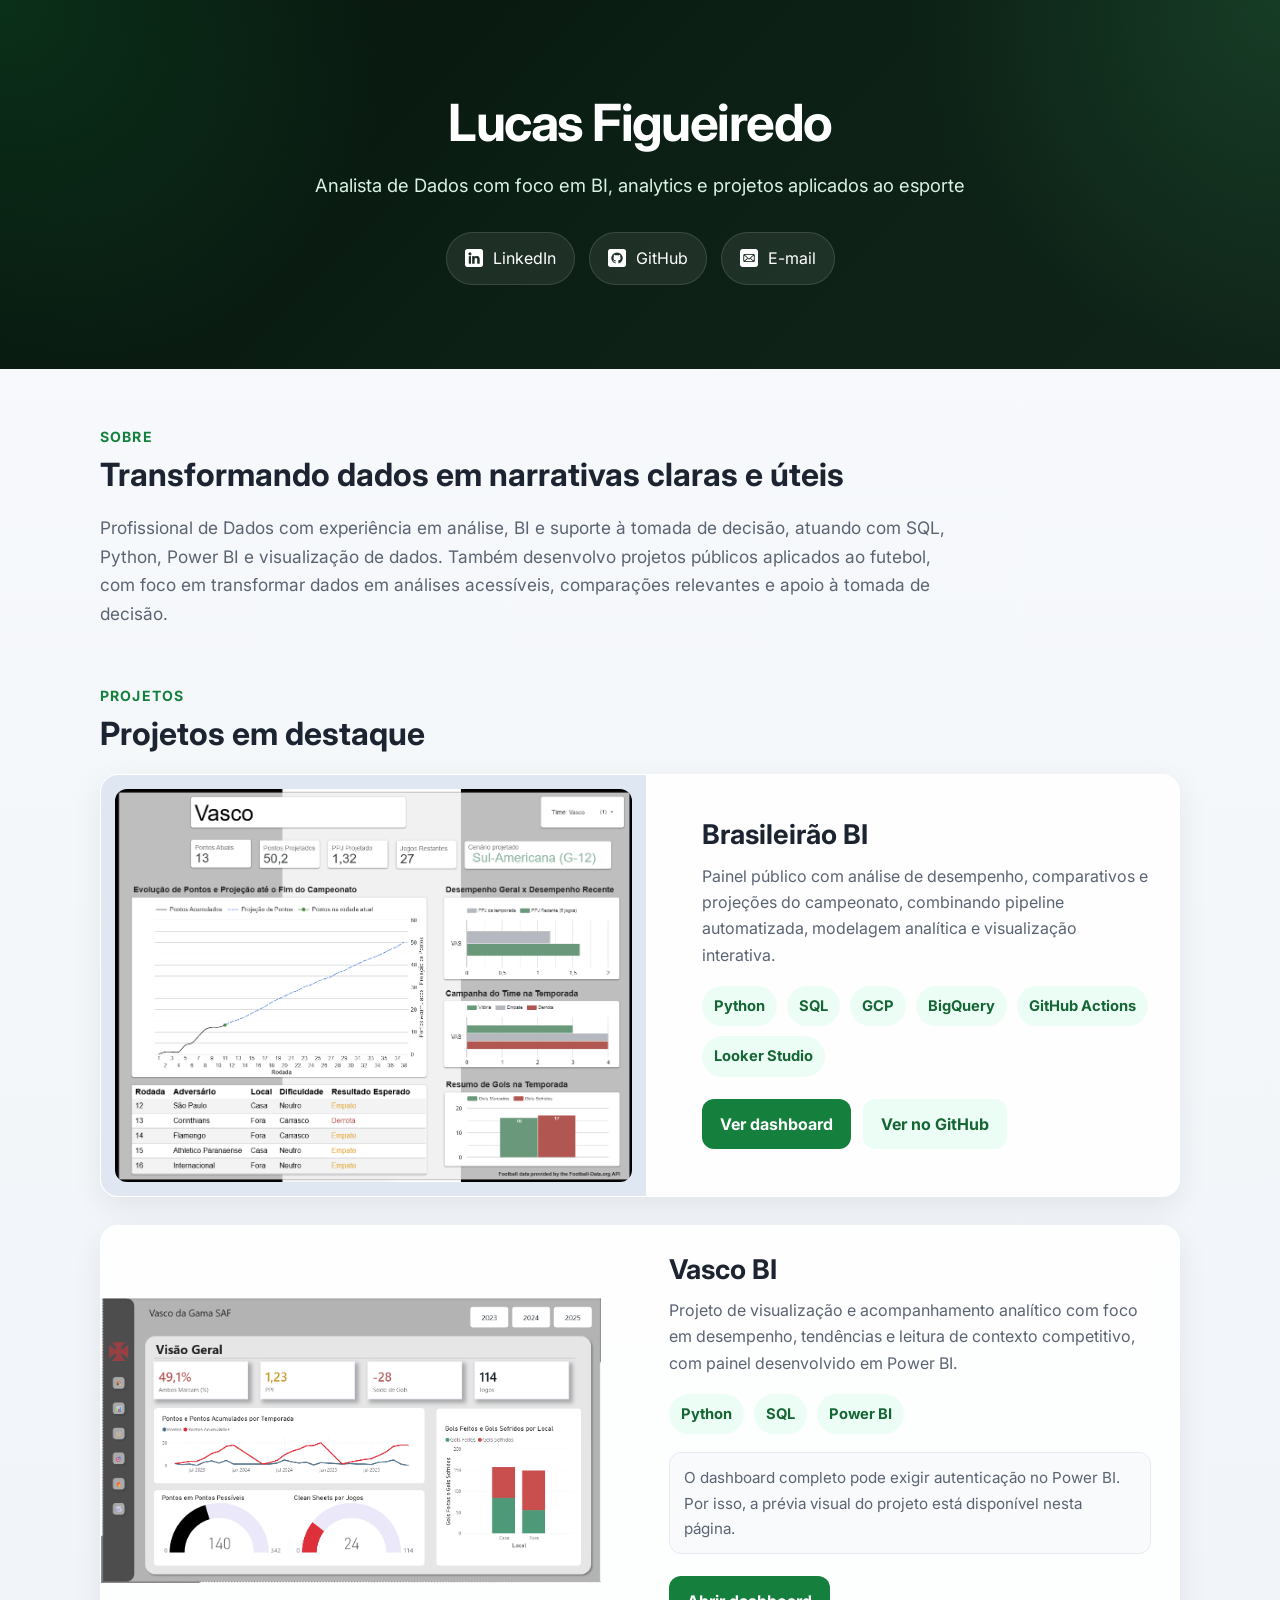
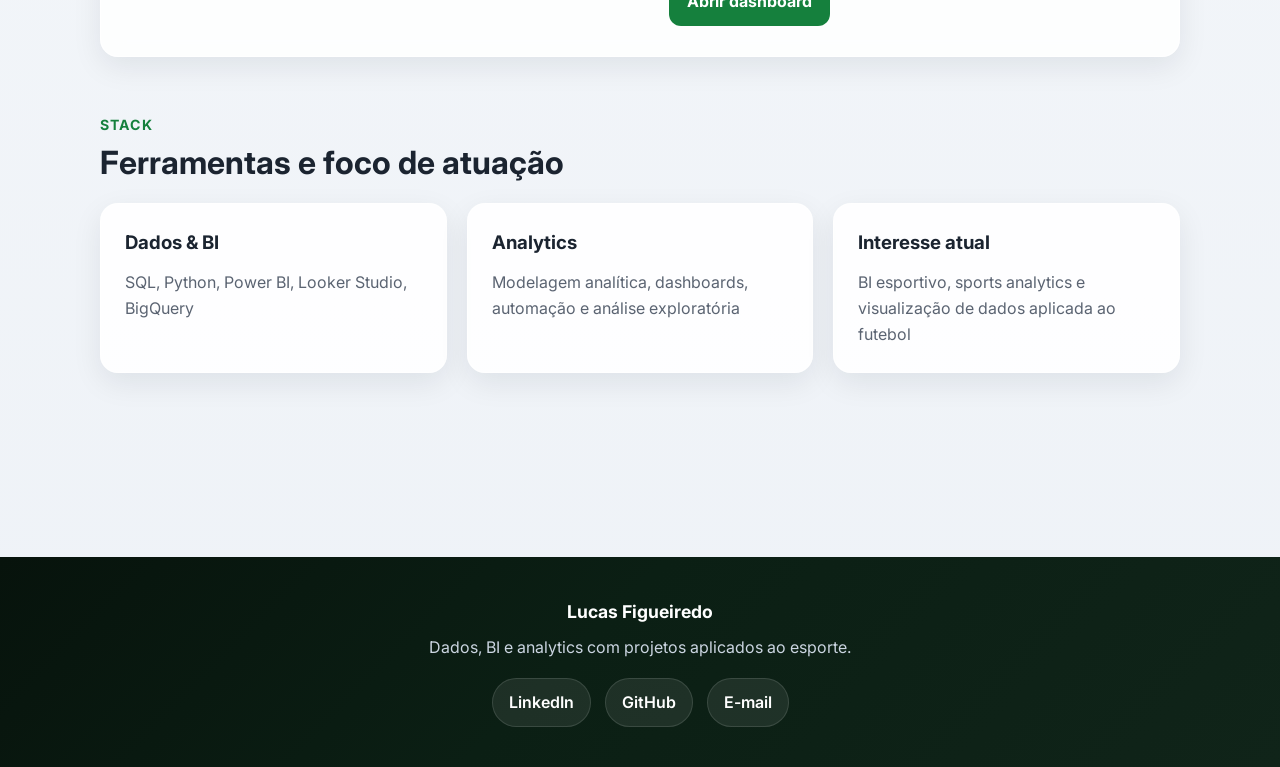
<file: index.html>
<!DOCTYPE html>
<html lang="pt-BR">
<head>
  <meta charset="UTF-8" />
  <meta name="viewport" content="width=device-width, initial-scale=1.0" />
  <link rel="preconnect" href="https://fonts.googleapis.com" />
  <link rel="preconnect" href="https://fonts.gstatic.com" crossorigin />
  <link
    href="https://fonts.googleapis.com/css2?family=Inter:wght@400;500;600;700;800&display=swap"
    rel="stylesheet"
  />
  <title>Lucas Figueiredo | Portfólio</title>
  <link rel="stylesheet" href="style.css" />
</head>
<body>
  <header class="hero">
    <div class="hero-content">
      <h1>Lucas Figueiredo</h1>
      <p class="subtitle">
        Analista de Dados com foco em BI, analytics e projetos aplicados ao esporte
      </p>

      <div class="hero-links">
        <a
          href="https://www.linkedin.com/in/lucas-figueiredo-analista-dados/"
          target="_blank"
          rel="noopener noreferrer"
        >
          <img src="assets/icons/linkedin.png" alt="LinkedIn" />
          LinkedIn
        </a>

        <a
          href="https://github.com/lucasbf7"
          target="_blank"
          rel="noopener noreferrer"
        >
          <img src="assets/icons/github.png" alt="GitHub" />
          GitHub
        </a>

        <a href="mailto:lucasborges_06@hotmail.com">
          <img src="assets/icons/email.png" alt="E-mail" />
          E-mail
        </a>
      </div>
    </div>
  </header>

  <main class="container">
    <section class="section intro">
      <div class="section-header">
        <p class="section-label">Sobre</p>
        <h2>Transformando dados em narrativas claras e úteis</h2>
      </div>

      <p class="lead">
        Profissional de Dados com experiência em análise, BI e suporte à tomada de decisão,
        atuando com SQL, Python, Power BI e visualização de dados. Também desenvolvo projetos
        públicos aplicados ao futebol, com foco em transformar dados em análises acessíveis,
        comparações relevantes e apoio à tomada de decisão.
      </p>
    </section>

    <section class="section">
      <div class="section-header">
        <p class="section-label">Projetos</p>
        <h2>Projetos em destaque</h2>
      </div>

      <article class="project-card">
        <div class="project-image">
          <img
            src="assets/projects/brasileirao-bi.png"
            alt="Preview do projeto Brasileirão BI"
          />
        </div>

        <div class="project-content">
          <h3>Brasileirão BI</h3>
          <p>
            Painel público com análise de desempenho, comparativos e projeções do campeonato,
            combinando pipeline automatizada, modelagem analítica e visualização interativa.
          </p>

          <div class="tags">
            <span>Python</span>
            <span>SQL</span>
            <span>GCP</span>
            <span>BigQuery</span>
            <span>GitHub Actions</span>
            <span>Looker Studio</span>
          </div>

          <div class="project-links">
            <a
              class="btn btn-primary"
              href="https://lookerstudio.google.com/reporting/4701d9f9-2b46-453e-9e37-fef7763c73ac"
              target="_blank"
              rel="noopener noreferrer"
            >
              Ver dashboard
            </a>

            <a
              class="btn btn-secondary"
              href="https://github.com/lucasbf7/brasileirao-bi"
              target="_blank"
              rel="noopener noreferrer"
            >
              Ver no GitHub
            </a>
          </div>
        </div>
      </article>

      <article class="project-card project-card-vasco">
        <div class="project-image project-image-vasco">
          <img
            src="assets/projects/vasco-bi_1.png"
            alt="Preview do projeto Vasco BI"
          />
        </div>

        <div class="project-content">
          <h3>Vasco BI</h3>
          <p>
            Projeto de visualização e acompanhamento analítico com foco em desempenho,
            tendências e leitura de contexto competitivo, com painel desenvolvido em Power BI.
          </p>

          <div class="tags">
            <span>Python</span>
            <span>SQL</span>
            <span>Power BI</span>
          </div>

          <p class="project-note">
            O dashboard completo pode exigir autenticação no Power BI. Por isso, a prévia visual
            do projeto está disponível nesta página.
          </p>

          <div class="project-links">
            <a
              class="btn btn-primary"
              href="https://app.powerbi.com/links/hFPnpDhlDV?ctid=da49a844-e2e3-40af-86a6-c3819d704f49&pbi_source=linkShare&bookmarkGuid=3bc10e4a-d702-469b-a742-91bf845277e7"
              target="_blank"
              rel="noopener noreferrer"
            >
              Abrir dashboard
            </a>
          </div>
        </div>
      </article>
    </section>

    <section class="section">
      <div class="section-header">
        <p class="section-label">Stack</p>
        <h2>Ferramentas e foco de atuação</h2>
      </div>

      <div class="tools-grid">
        <div class="tool-box">
          <h3>Dados & BI</h3>
          <p>SQL, Python, Power BI, Looker Studio, BigQuery</p>
        </div>

        <div class="tool-box">
          <h3>Analytics</h3>
          <p>Modelagem analítica, dashboards, automação e análise exploratória</p>
        </div>

        <div class="tool-box">
          <h3>Interesse atual</h3>
          <p>BI esportivo, sports analytics e visualização de dados aplicada ao futebol</p>
        </div>
      </div>
    </section>
  </main>

  <footer class="site-footer">
    <div class="footer-content">
      <p class="footer-title">Lucas Figueiredo</p>
      <p class="footer-text">Dados, BI e analytics com projetos aplicados ao esporte.</p>

      <div class="footer-links">
        <a
          href="https://www.linkedin.com/in/lucas-figueiredo-analista-dados/"
          target="_blank"
          rel="noopener noreferrer"
        >
          LinkedIn
        </a>

        <a
          href="https://github.com/lucasbf7"
          target="_blank"
          rel="noopener noreferrer"
        >
          GitHub
        </a>

        <a href="mailto:lucasborges_06@hotmail.com">E-mail</a>
      </div>
    </div>
  </footer>
</body>
</html>
</file>
<file: style.css>
* {
  box-sizing: border-box;
}

:root {
  --surface: #ffffff;
  --surface-soft: #f4f7fb;
  --text: #1b2430;
  --muted: #5b6472;

  --primary: #15803d;
  --primary-dark: #166534;
  --primary-soft: #dcfce7;
  --primary-soft-text: #166534;

  --border: #e5eaf2;
  --shadow: 0 10px 30px rgba(15, 23, 42, 0.08);
  --shadow-hover: 0 18px 40px rgba(15, 23, 42, 0.12);
  --radius: 18px;
  --container: 1120px;
}

html {
  scroll-behavior: smooth;
}

body {
  margin: 0;
  font-family: "Inter", Arial, sans-serif;
  background: linear-gradient(180deg, #f8fafc 0%, #eef2f7 100%);
  color: var(--text);
  line-height: 1.65;
}

img {
  max-width: 100%;
  display: block;
}

a {
  color: var(--primary);
  text-decoration: none;
}

a:hover {
  text-decoration: none;
}

.hero {
  background:
    radial-gradient(circle at top left, rgba(22, 163, 74, 0.2), transparent 30%),
    radial-gradient(circle at top right, rgba(74, 222, 128, 0.14), transparent 28%),
    linear-gradient(135deg, #07130c 0%, #0b1f14 45%, #102419 100%);
  color: white;
  padding: 96px 24px 84px;
  position: relative;
  overflow: hidden;
}

.hero-content {
  max-width: 980px;
  margin: 0 auto;
  text-align: center;
}

.hero h1 {
  margin: 0;
  font-size: clamp(2.6rem, 4vw, 4.2rem);
  line-height: 1.05;
  letter-spacing: -0.03em;
}

.subtitle {
  max-width: 760px;
  margin: 20px auto 0;
  font-size: 1.15rem;
  color: #d9f3e4;
}

.hero-links {
  display: flex;
  justify-content: center;
  flex-wrap: wrap;
  gap: 14px;
  margin-top: 32px;
}

.hero-links a {
  display: inline-flex;
  align-items: center;
  gap: 10px;
  padding: 12px 18px;
  border-radius: 999px;
  background: rgba(255, 255, 255, 0.08);
  color: white;
  border: 1px solid rgba(255, 255, 255, 0.12);
  transition: transform 0.2s ease, background 0.2s ease;
}

.hero-links a:hover {
  transform: translateY(-2px);
  background: rgba(255, 255, 255, 0.14);
}

.hero-links img {
  width: 18px;
  height: 18px;
  object-fit: contain;
  filter: brightness(0) invert(1);
}

.container {
  max-width: var(--container);
  margin: 0 auto;
  padding: 56px 20px 72px;
}

.section {
  margin-bottom: 56px;
}

.section-header {
  margin-bottom: 20px;
}

.section-label {
  margin: 0 0 8px;
  font-size: 0.88rem;
  text-transform: uppercase;
  letter-spacing: 0.08em;
  color: var(--primary);
  font-weight: 700;
}

.section h2 {
  margin: 0;
  font-size: 2rem;
  line-height: 1.2;
}

.lead {
  max-width: 860px;
  font-size: 1.08rem;
  color: var(--muted);
}

.project-card {
  display: grid;
  grid-template-columns: minmax(0, 1.08fr) minmax(320px, 1fr);
  gap: 28px;
  align-items: center;
  background: rgba(255, 255, 255, 0.86);
  backdrop-filter: blur(10px);
  border: 1px solid rgba(255, 255, 255, 0.7);
  border-radius: var(--radius);
  box-shadow: var(--shadow);
  overflow: hidden;
  margin-bottom: 28px;
  transition: transform 0.25s ease, box-shadow 0.25s ease;
}

.project-card:hover {
  transform: translateY(-4px);
  box-shadow: var(--shadow-hover);
}

.project-image {
  background: #dfe7f2;
  display: flex;
  align-items: center;
  justify-content: center;
  padding: 14px;
  min-height: 320px;
}

.project-image img {
  width: 100%;
  height: auto;
  max-height: 440px;
  object-fit: contain;
  border-radius: 12px;
}

.project-content {
  padding: 28px 28px 30px;
}

.project-content h3 {
  margin: 0 0 12px;
  font-size: 1.7rem;
  line-height: 1.15;
}

.project-content p {
  margin-top: 0;
  color: var(--muted);
}

.tags {
  display: flex;
  flex-wrap: wrap;
  gap: 10px;
  margin: 18px 0;
}

.tags span {
  display: inline-block;
  padding: 8px 12px;
  border-radius: 999px;
  background: #ecfdf5;
  color: var(--primary-soft-text);
  font-size: 0.92rem;
  font-weight: 700;
}

.project-note {
  font-size: 0.95rem;
  color: #6b7280;
  background: #f8fafc;
  border: 1px solid var(--border);
  padding: 12px 14px;
  border-radius: 12px;
}

.project-links {
  display: flex;
  flex-wrap: wrap;
  gap: 12px;
  margin-top: 22px;
}

.btn {
  display: inline-flex;
  align-items: center;
  justify-content: center;
  padding: 12px 18px;
  border-radius: 12px;
  font-weight: 700;
  transition: transform 0.2s ease, background 0.2s ease, opacity 0.2s ease;
}

.btn:hover {
  transform: translateY(-2px);
}

.btn-primary {
  background: var(--primary);
  color: white;
}

.btn-primary:hover {
  background: var(--primary-dark);
}

.btn-secondary {
  background: #ecfdf5;
  color: var(--primary-dark);
}

.btn-secondary:hover {
  background: #dff7e8;
}

.tools-grid {
  display: grid;
  grid-template-columns: repeat(3, 1fr);
  gap: 20px;
}

.tool-box {
  background: rgba(255, 255, 255, 0.88);
  border: 1px solid rgba(255, 255, 255, 0.75);
  border-radius: var(--radius);
  padding: 24px;
  box-shadow: var(--shadow);
}

.tool-box h3 {
  margin-top: 0;
  margin-bottom: 10px;
}

.tool-box p {
  margin: 0;
  color: var(--muted);
}

/* Ajuste específico para o Vasco BI */
.project-card-vasco {
  grid-template-columns: minmax(0, 0.95fr) minmax(340px, 1fr);
}

.project-image-vasco {
  background: transparent;
  min-height: 280px;
  padding: 12px 12px 12px 0;
}

.project-image-vasco img {
  width: 100%;
  max-width: 680px;
  height: auto;
  max-height: 360px;
  object-fit: contain;
  margin: 0 auto;
  border-radius: 0;
  box-shadow: none;
}

.site-footer {
  margin-top: 56px;
  background: linear-gradient(135deg, #07130c 0%, #0b1f14 45%, #102419 100%);
  color: white;
  padding: 40px 20px;
}

.footer-content {
  max-width: var(--container);
  margin: 0 auto;
  text-align: center;
}

.footer-title {
  margin: 0 0 8px;
  font-size: 1.1rem;
  font-weight: 700;
}

.footer-text {
  margin: 0 0 18px;
  color: #cbd5e1;
}

.footer-links {
  display: flex;
  justify-content: center;
  flex-wrap: wrap;
  gap: 14px;
}

.footer-links a {
  display: inline-block;
  padding: 10px 16px;
  border-radius: 999px;
  background: rgba(255, 255, 255, 0.08);
  color: white;
  border: 1px solid rgba(255, 255, 255, 0.12);
  font-weight: 600;
}

.footer-links a:hover {
  background: rgba(255, 255, 255, 0.14);
}

@media (max-width: 980px) {
  .project-card,
  .project-card-vasco {
    grid-template-columns: 1fr;
  }

  .project-image,
  .project-image-vasco {
    min-height: auto;
    padding: 16px;
  }

  .project-image img,
  .project-image-vasco img {
    max-height: none;
  }

  .tools-grid {
    grid-template-columns: 1fr;
  }
}

@media (max-width: 640px) {
  .hero {
    padding: 72px 20px 60px;
  }

  .hero-links {
    gap: 10px;
  }

  .hero-links a {
    width: 100%;
    justify-content: center;
  }

  .container {
    padding: 44px 16px 60px;
  }

  .project-content {
    padding: 22px;
  }

  .section h2 {
    font-size: 1.7rem;
  }

  .lead {
    font-size: 1rem;
  }
}
</file>
